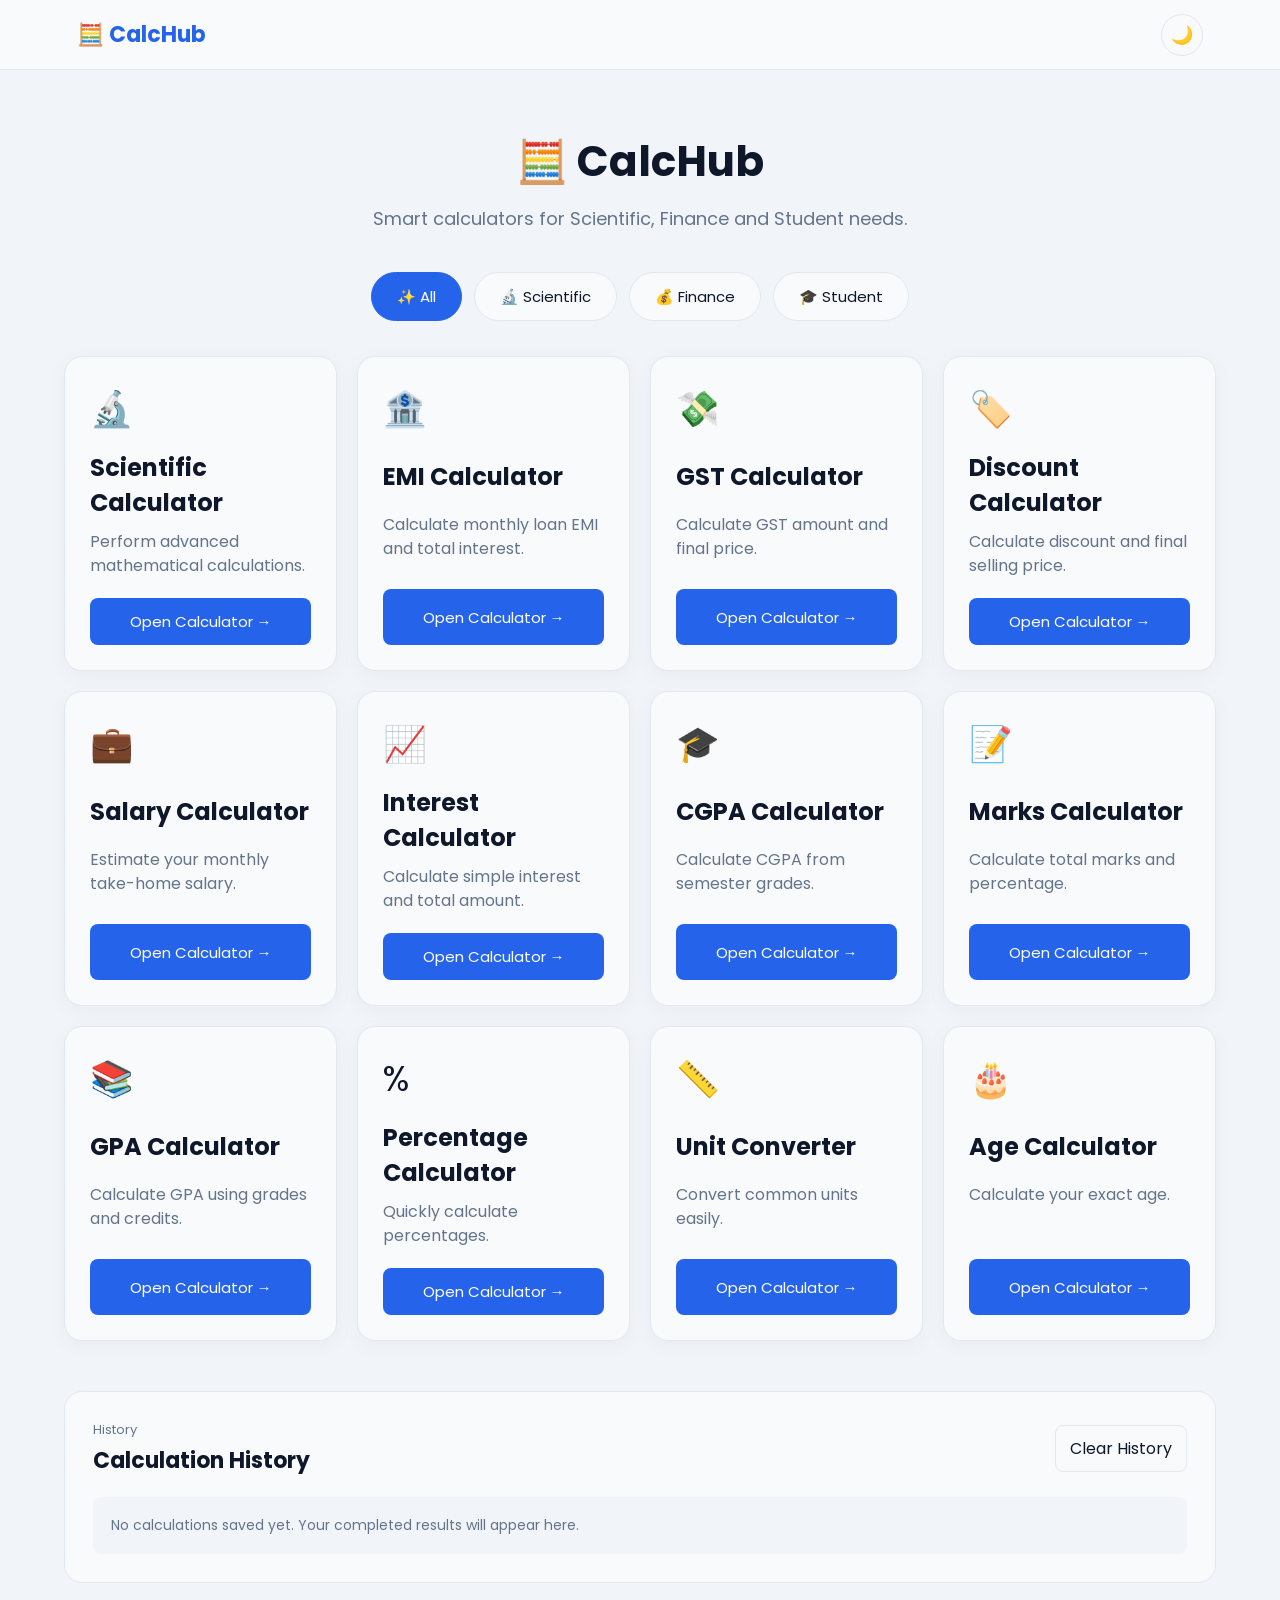
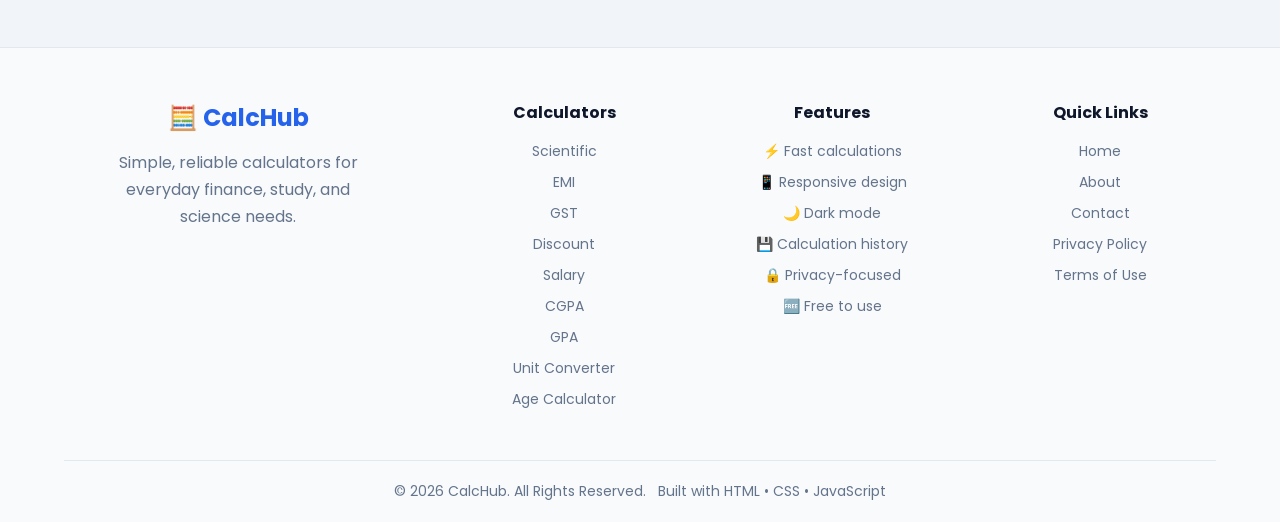
<file: index.html>
<!DOCTYPE html>
<html lang="en">
<head>
<meta charset="UTF-8">
<meta name="viewport" content="width=device-width, initial-scale=1.0">
<title>CalcHub</title>
    <link rel="preconnect" href="https://fonts.googleapis.com">
    <link rel="preconnect" href="https://fonts.gstatic.com" crossorigin>
    <link href="https://fonts.googleapis.com/css2?family=Poppins:wght@400;500;600;700&display=swap" rel="stylesheet">

    <link rel="stylesheet" href="styles/main.css">
    <link rel="stylesheet" href="styles/history.css">
</head>
<body id="top">

<header class="header">
    <div class="logo">🧮 <span>CalcHub</span></div>
    <button id="themeBtn" class="theme-btn">🌙</button>
</header>

<main class="container">

    <section class="hero">
        <h1>🧮 CalcHub</h1>
        <p>Smart calculators for Scientific, Finance and Student needs.</p>
    </section>

    <div class="categories">
        <button class="category-btn active" data-category="all">✨ All</button>
        <button class="category-btn" data-category="scientific">🔬 Scientific</button>
        <button class="category-btn" data-category="finance">💰 Finance</button>
        <button class="category-btn" data-category="student">🎓 Student</button>
    </div>

    <section class="calculator-grid js-calculator-grid"></section>

    <section id="calculatorArea" class="calculator-area hidden">
        <div class="calculator-header">
            <h2 id="calculatorTitle">Calculator</h2>
            <button onclick="closeCalculator()" class="close-btn">✕</button>
        </div>
        <div id="calculatorContent"></div>
    </section>

    <section class="history-section">
        <div class="history-header">
            <div>
                <p class="section-kicker">History</p>
                <h2>Calculation History</h2>
            </div>
            <button id="clearHistoryBtn" class="clear-history-btn">Clear History</button>
        </div>
        <div id="historyList" class="history-list"></div>
    </section>

</main>

<footer id="footer" class="site-footer">
    <div class="footer-content">
        <section class="footer-brand">
            <a class="footer-logo" href="#top" aria-label="CalcHub home">🧮 CalcHub</a>
            <p>Simple, reliable calculators for everyday finance, study, and science needs.</p>
        </section>

        <section class="footer-section">
            <h2>Calculators</h2>
            <ul>
                <li><a href="#calculatorArea" onclick="openCalculator('scientific')">Scientific</a></li>
                <li><a href="#calculatorArea" onclick="openCalculator('emi')">EMI</a></li>
                <li><a href="#calculatorArea" onclick="openCalculator('gst')">GST</a></li>
                <li><a href="#calculatorArea" onclick="openCalculator('discount')">Discount</a></li>
                <li><a href="#calculatorArea" onclick="openCalculator('salary')">Salary</a></li>
                <li><a href="#calculatorArea" onclick="openCalculator('cgpa')">CGPA</a></li>
                <li><a href="#calculatorArea" onclick="openCalculator('gpa')">GPA</a></li>
                <li><a href="#calculatorArea" onclick="openCalculator('unit')">Unit Converter</a></li>
                <li><a href="#calculatorArea" onclick="openCalculator('age')">Age Calculator</a></li>
            </ul>
        </section>

        <section class="footer-section">
            <h2>Features</h2>
            <ul class="feature-list">
                <li>⚡ Fast calculations</li>
                <li>📱 Responsive design</li>
                <li>🌙 Dark mode</li>
                <li>💾 Calculation history</li>
                <li>🔒 Privacy-focused</li>
                <li>🆓 Free to use</li>
            </ul>
        </section>

        <section class="footer-section">
            <h2>Quick Links</h2>
            <ul>
                <li><a href="#top">Home</a></li>
                <li><a href="about.html">About</a></li>
                <li><a href="contact.html">Contact</a></li>
                <li><a href="privacy-policy.html">Privacy Policy</a></li>
                <li><a href="terms.html">Terms of Use</a></li>
            </ul>
        </section>
    </div>

    <div class="footer-bottom">
        <p>© 2026 CalcHub. All Rights Reserved.</p>
        <p>Built with HTML • CSS • JavaScript</p>
    </div>
</footer>

<script src="scripts/app.js" type="module"></script>
</body>
</html>
</file>
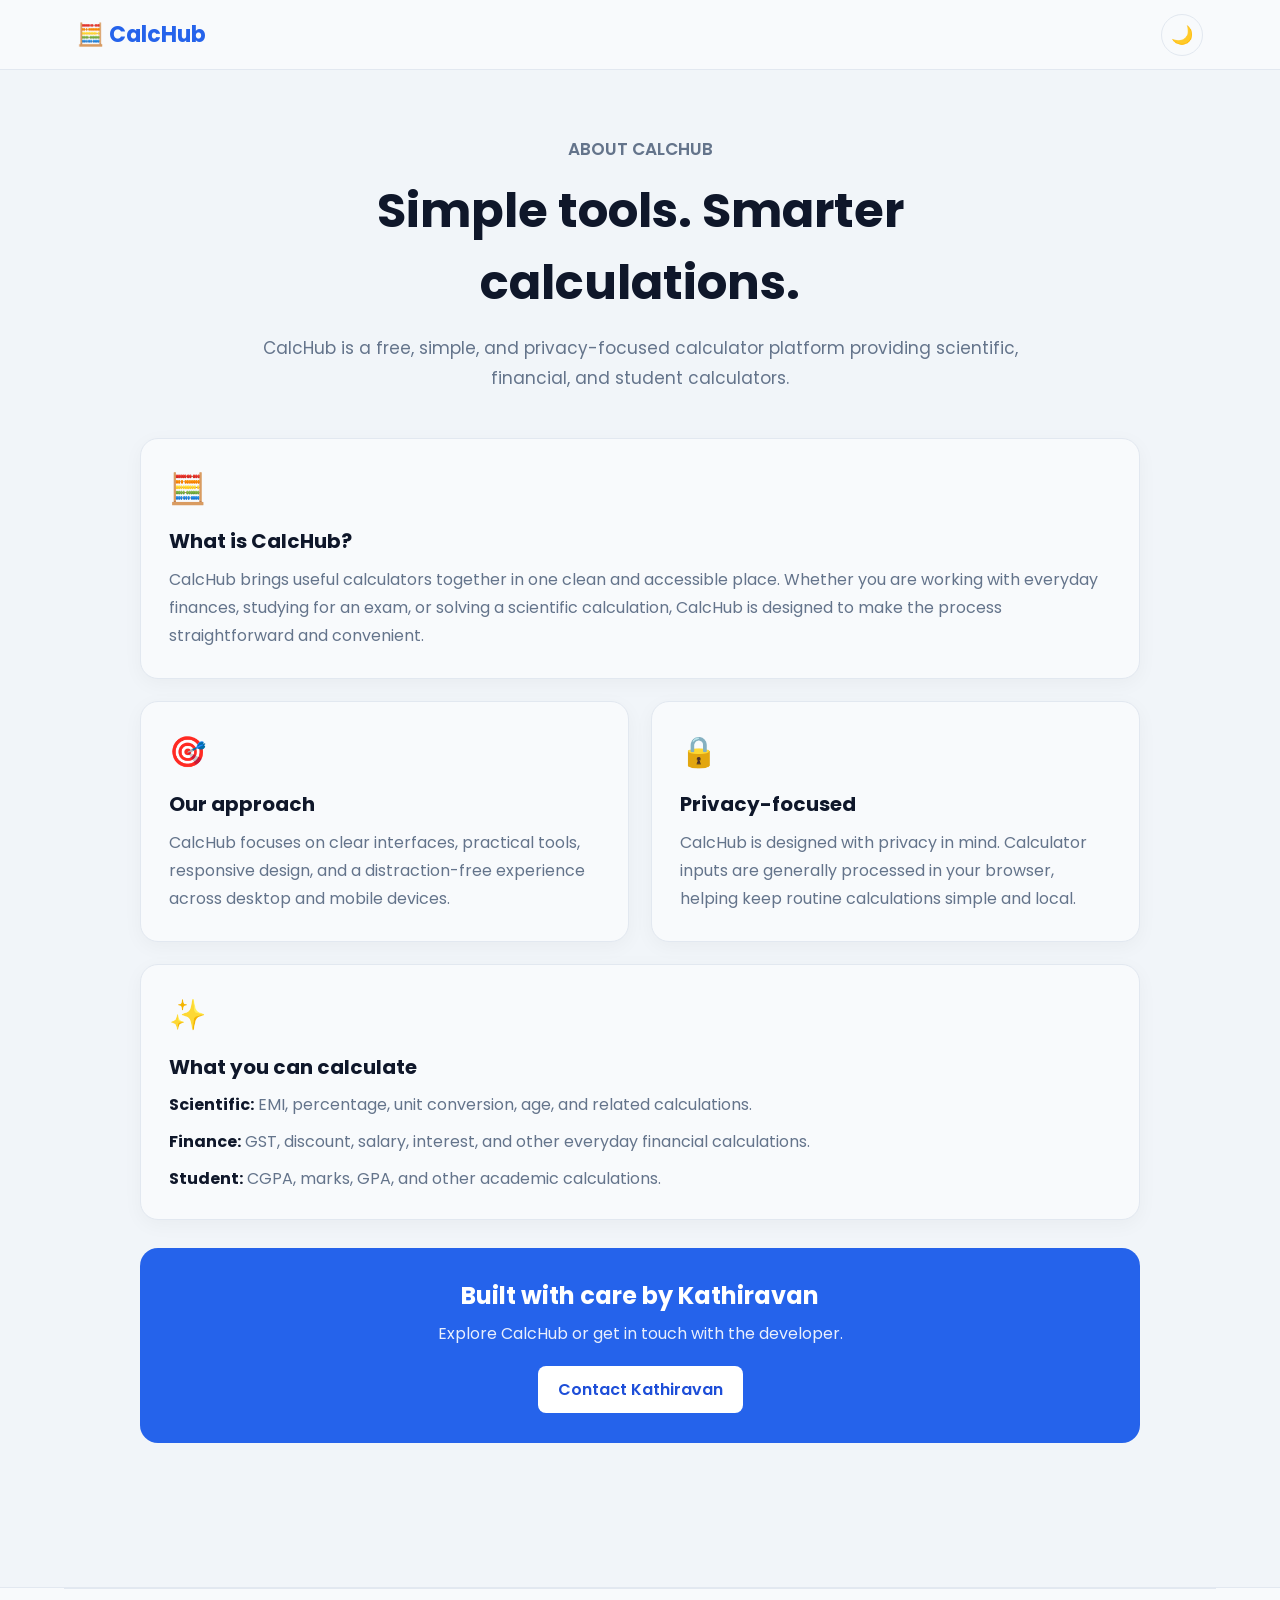
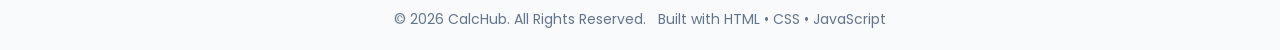
<file: about.html>
<!DOCTYPE html>
<html lang="en">

<head>
    <meta charset="UTF-8">
    <meta name="viewport" content="width=device-width, initial-scale=1.0">
    <meta name="description"
        content="Learn about CalcHub, a free calculator platform for scientific, finance, and student needs.">
    <title>About | CalcHub</title>
    <link rel="preconnect" href="https://fonts.googleapis.com">
    <link rel="preconnect" href="https://fonts.gstatic.com" crossorigin>
    <link href="https://fonts.googleapis.com/css2?family=Poppins:wght@400;500;600;700&display=swap" rel="stylesheet">
    <link rel="stylesheet" href="styles/main.css">
    <style>
        .page {
            width: min(90%, 1000px);
            margin: 0 auto;
            padding: 64px 0 80px;
        }

        .page-hero {
            text-align: center;
            max-width: 760px;
            margin: 0 auto 44px;
        }

        .eyebrow {
            color: var(--primary);
            font-weight: 600;
            margin-bottom: 10px;
        }

        .page-hero h1 {
            font-size: clamp(32px, 5vw, 48px);
            margin-bottom: 14px;
        }

        .page-hero p {
            color: var(--muted);
            line-height: 1.8;
            font-size: 17px;
        }

        .about-grid {
            display: grid;
            grid-template-columns: repeat(2, 1fr);
            gap: 22px;
        }

        .about-card {
            background: var(--card);
            border: 1px solid var(--border);
            border-radius: 18px;
            padding: 28px;
            box-shadow: 0 5px 20px rgba(0, 0, 0, .04);
        }

        .about-card.wide {
            grid-column: 1 / -1;
        }

        .about-card .icon {
            font-size: 30px;
            margin-bottom: 14px;
        }

        .about-card h2 {
            margin-bottom: 10px;
            font-size: 20px;
        }

        .about-card p {
            color: var(--muted);
            line-height: 1.75;
        }

        .feature-list-page {
            list-style: none;
            padding: 0;
            margin: 0;
            display: grid;
            gap: 12px;
        }

        .feature-list-page li {
            color: var(--muted);
        }

        .feature-list-page strong {
            color: var(--text);
        }

        .cta {
            margin-top: 28px;
            text-align: center;
            background: var(--primary);
            color: white;
            border-radius: 18px;
            padding: 30px;
        }

        .cta h2 {
            margin-bottom: 8px;
        }

        .cta p {
            margin-bottom: 20px;
            opacity: .9;
        }

        .cta a {
            display: inline-block;
            background: white;
            color: var(--primary-dark);
            text-decoration: none;
            padding: 11px 20px;
            border-radius: 8px;
            font-weight: 600;
        }

        @media (max-width: 650px) {
            .page {
                padding: 44px 0 60px;
            }

            .about-grid {
                grid-template-columns: 1fr;
            }

            .about-card.wide {
                grid-column: auto;
            }
        }
    </style>
</head>

<body>
    <header class="header">
        <a class="logo" href="index.html" aria-label="CalcHub home">🧮 <span>CalcHub</span></a>
        <button id="themeBtn" class="theme-btn" type="button" aria-label="Toggle dark mode">🌙</button>
    </header>

    <main class="page">
        <section class="page-hero">
            <p class="eyebrow">ABOUT CALCHUB</p>
            <h1>Simple tools. Smarter calculations.</h1>
            <p>CalcHub is a free, simple, and privacy-focused calculator platform providing scientific, financial, and
                student calculators.</p>
        </section>

        <section class="about-grid">
            <article class="about-card wide">
                <div class="icon">🧮</div>
                <h2>What is CalcHub?</h2>
                <p>CalcHub brings useful calculators together in one clean and accessible place. Whether you are working
                    with everyday finances, studying for an exam, or solving a scientific calculation, CalcHub is
                    designed to make the process straightforward and convenient.</p>
            </article>

            <article class="about-card">
                <div class="icon">🎯</div>
                <h2>Our approach</h2>
                <p>CalcHub focuses on clear interfaces, practical tools, responsive design, and a distraction-free
                    experience across desktop and mobile devices.</p>
            </article>

            <article class="about-card">
                <div class="icon">🔒</div>
                <h2>Privacy-focused</h2>
                <p>CalcHub is designed with privacy in mind. Calculator inputs are generally processed in your browser,
                    helping keep routine calculations simple and local.</p>
            </article>

            <article class="about-card wide">
                <div class="icon">✨</div>
                <h2>What you can calculate</h2>
                <ul class="feature-list-page">
                    <li><strong>Scientific:</strong> EMI, percentage, unit conversion, age, and related calculations.
                    </li>
                    <li><strong>Finance:</strong> GST, discount, salary, interest, and other everyday financial
                        calculations.</li>
                    <li><strong>Student:</strong> CGPA, marks, GPA, and other academic calculations.</li>
                </ul>
            </article>
        </section>

        <section class="cta">
            <h2>Built with care by Kathiravan</h2>
            <p>Explore CalcHub or get in touch with the developer.</p>
            <a href="contact.html">Contact Kathiravan</a>
        </section>
    </main>

    <footer class="site-footer">
        <div class="footer-bottom">
            <p>© 2026 CalcHub. All Rights Reserved.</p>
            <p>Built with HTML • CSS • JavaScript</p>
        </div>
    </footer>

    <script>
        const themeBtn = document.getElementById('themeBtn');
        const savedTheme = localStorage.getItem('calcHubTheme');
        if (savedTheme === 'dark') document.body.classList.add('dark');
        themeBtn.textContent = document.body.classList.contains('dark') ? '☀️' : '🌙';
        themeBtn.addEventListener('click', () => {
            document.body.classList.toggle('dark');
            const isDark = document.body.classList.contains('dark');
            themeBtn.textContent = isDark ? '☀️' : '🌙';
            localStorage.setItem('calcHubTheme', isDark ? 'dark' : 'light');
        });
    </script>
</body>

</html>
</file>
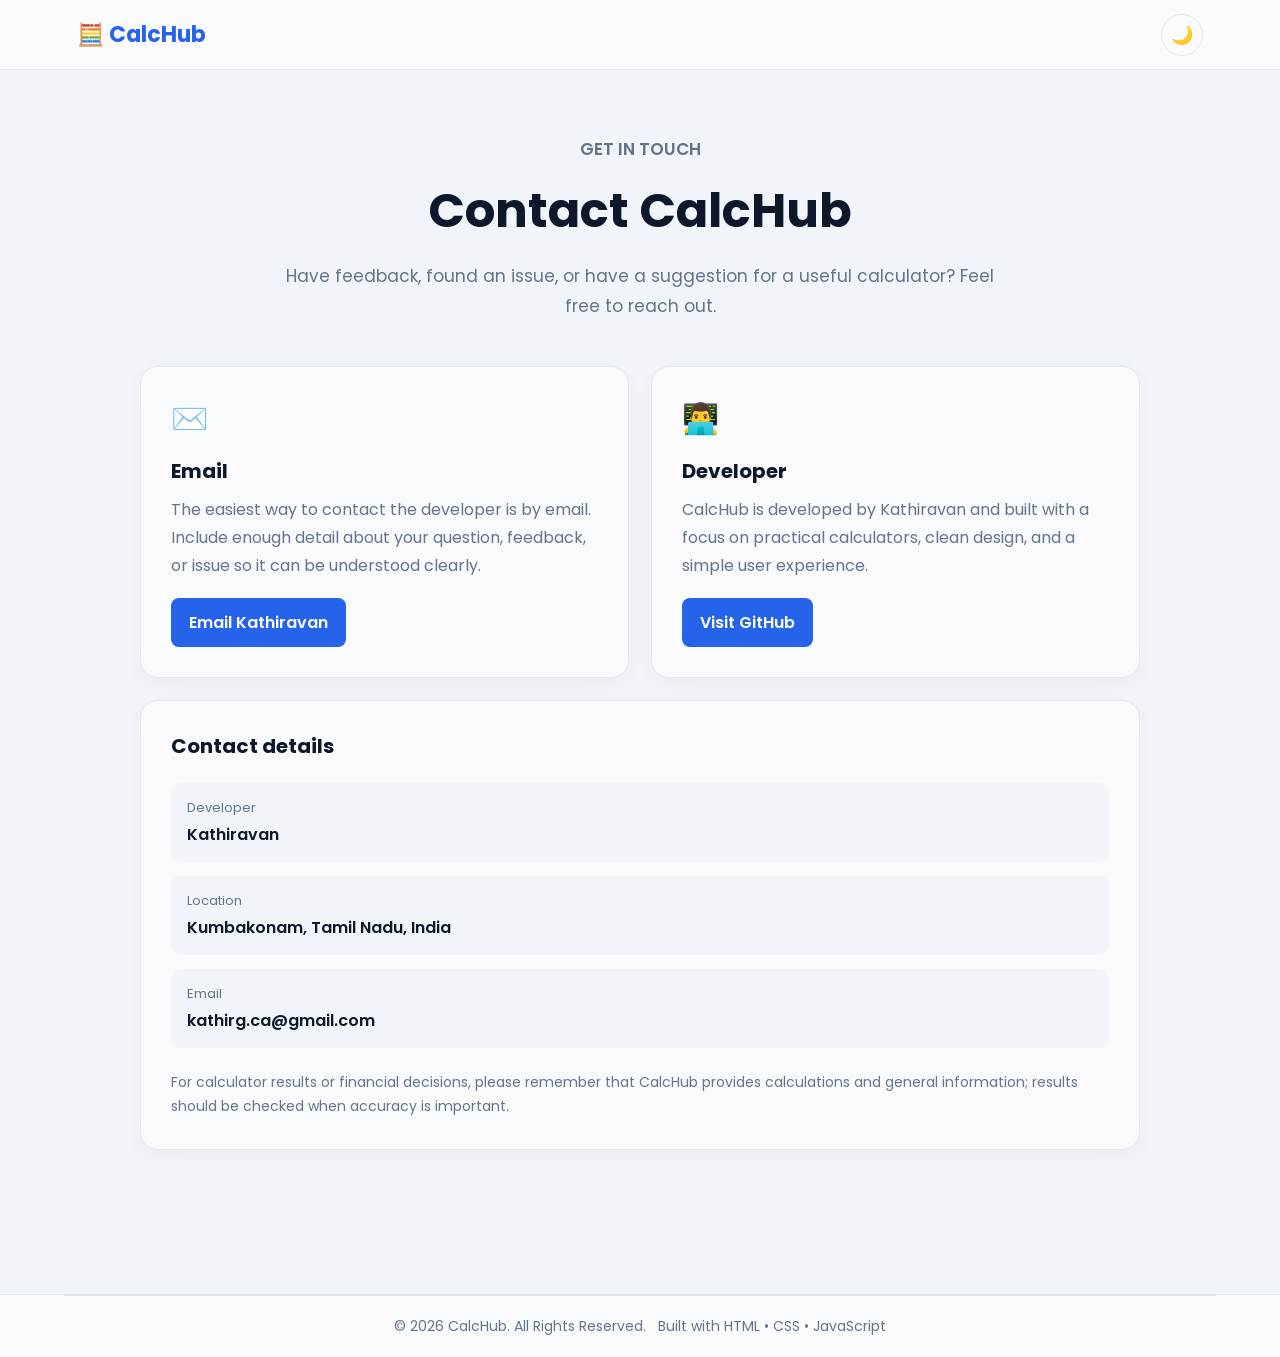
<file: contact.html>
<!DOCTYPE html>
<html lang="en">

<head>
    <meta charset="UTF-8">
    <meta name="viewport" content="width=device-width, initial-scale=1.0">
    <meta name="description" content="Contact Kathiravan, the developer of CalcHub.">
    <title>Contact | CalcHub</title>
    <link rel="preconnect" href="https://fonts.googleapis.com">
    <link rel="preconnect" href="https://fonts.gstatic.com" crossorigin>
    <link href="https://fonts.googleapis.com/css2?family=Poppins:wght@400;500;600;700&display=swap" rel="stylesheet">
    <link rel="stylesheet" href="styles/main.css">
    <style>
        .page {
            width: min(90%, 1000px);
            margin: 0 auto;
            padding: 64px 0 80px;
        }

        .page-hero {
            text-align: center;
            max-width: 720px;
            margin: 0 auto 44px;
        }

        .eyebrow {
            color: var(--primary);
            font-weight: 600;
            margin-bottom: 10px;
        }

        .page-hero h1 {
            font-size: clamp(32px, 5vw, 48px);
            margin-bottom: 14px;
        }

        .page-hero p {
            color: var(--muted);
            line-height: 1.8;
            font-size: 17px;
        }

        .contact-grid {
            display: grid;
            grid-template-columns: 1fr 1fr;
            gap: 22px;
        }

        .contact-card {
            background: var(--card);
            border: 1px solid var(--border);
            border-radius: 18px;
            padding: 30px;
            box-shadow: 0 5px 20px rgba(0, 0, 0, .04);
        }

        .contact-card .icon {
            font-size: 30px;
            margin-bottom: 14px;
        }

        .contact-card h2 {
            margin-bottom: 10px;
            font-size: 20px;
        }

        .contact-card p {
            color: var(--muted);
            line-height: 1.75;
        }

        .contact-link {
            display: inline-block;
            margin-top: 18px;
            padding: 12px 18px;
            border-radius: 8px;
            background: var(--primary);
            color: white;
            text-decoration: none;
            font-weight: 600;
        }

        .contact-link:hover {
            background: var(--primary-dark);
        }

        .details {
            margin-top: 22px;
            display: grid;
            gap: 14px;
        }

        .detail {
            padding: 15px 16px;
            background: var(--background);
            border-radius: 10px;
        }

        .detail-label {
            display: block;
            color: var(--muted);
            font-size: 13px;
            margin-bottom: 4px;
        }

        .detail-value {
            color: var(--text);
            font-weight: 600;
        }

        .note {
            margin-top: 22px;
            color: var(--muted);
            font-size: 14px;
            line-height: 1.7;
        }

        @media (max-width: 650px) {
            .page {
                padding: 44px 0 60px;
            }

            .contact-grid {
                grid-template-columns: 1fr;
            }
        }
    </style>
</head>

<body>
    <header class="header">
        <a class="logo" href="index.html" aria-label="CalcHub home">🧮 <span>CalcHub</span></a>
        <button id="themeBtn" class="theme-btn" type="button" aria-label="Toggle dark mode">🌙</button>
    </header>

    <main class="page">
        <section class="page-hero">
            <p class="eyebrow">GET IN TOUCH</p>
            <h1>Contact CalcHub</h1>
            <p>Have feedback, found an issue, or have a suggestion for a useful calculator? Feel free to reach out.</p>
        </section>

        <section class="contact-grid">
            <article class="contact-card">
                <div class="icon">✉️</div>
                <h2>Email</h2>
                <p>The easiest way to contact the developer is by email. Include enough detail about your question,
                    feedback, or issue so it can be understood clearly.</p>
                <a class="contact-link" href="mailto:kathirg.ca@gmail.com">Email Kathiravan</a>
            </article>

            <article class="contact-card">
                <div class="icon">👨‍💻</div>
                <h2>Developer</h2>
                <p>CalcHub is developed by Kathiravan and built with a focus on practical calculators, clean design, and
                    a simple user experience.</p>
                <a class="contact-link" href="https://github.com/Kathir-bca" target="_blank"
                    rel="noopener noreferrer">Visit GitHub</a>
            </article>
        </section>

        <section class="contact-card" style="margin-top:22px;">
            <h2>Contact details</h2>
            <div class="details">
                <div class="detail"><span class="detail-label">Developer</span><span
                        class="detail-value">Kathiravan</span></div>
                <div class="detail"><span class="detail-label">Location</span><span class="detail-value">Kumbakonam,
                        Tamil Nadu, India</span></div>
                <div class="detail"><span class="detail-label">Email</span><span
                        class="detail-value">kathirg.ca@gmail.com</span></div>
            </div>
            <p class="note">For calculator results or financial decisions, please remember that CalcHub provides
                calculations and general information; results should be checked when accuracy is important.</p>
        </section>
    </main>

    <footer class="site-footer">
        <div class="footer-bottom">
            <p>© 2026 CalcHub. All Rights Reserved.</p>
            <p>Built with HTML • CSS • JavaScript</p>
        </div>
    </footer>

    <script>
        const themeBtn = document.getElementById('themeBtn');
        const savedTheme = localStorage.getItem('calcHubTheme');
        if (savedTheme === 'dark') document.body.classList.add('dark');
        themeBtn.textContent = document.body.classList.contains('dark') ? '☀️' : '🌙';
        themeBtn.addEventListener('click', () => {
            document.body.classList.toggle('dark');
            const isDark = document.body.classList.contains('dark');
            themeBtn.textContent = isDark ? '☀️' : '🌙';
            localStorage.setItem('calcHubTheme', isDark ? 'dark' : 'light');
        });
    </script>
</body>

</html>
</file>
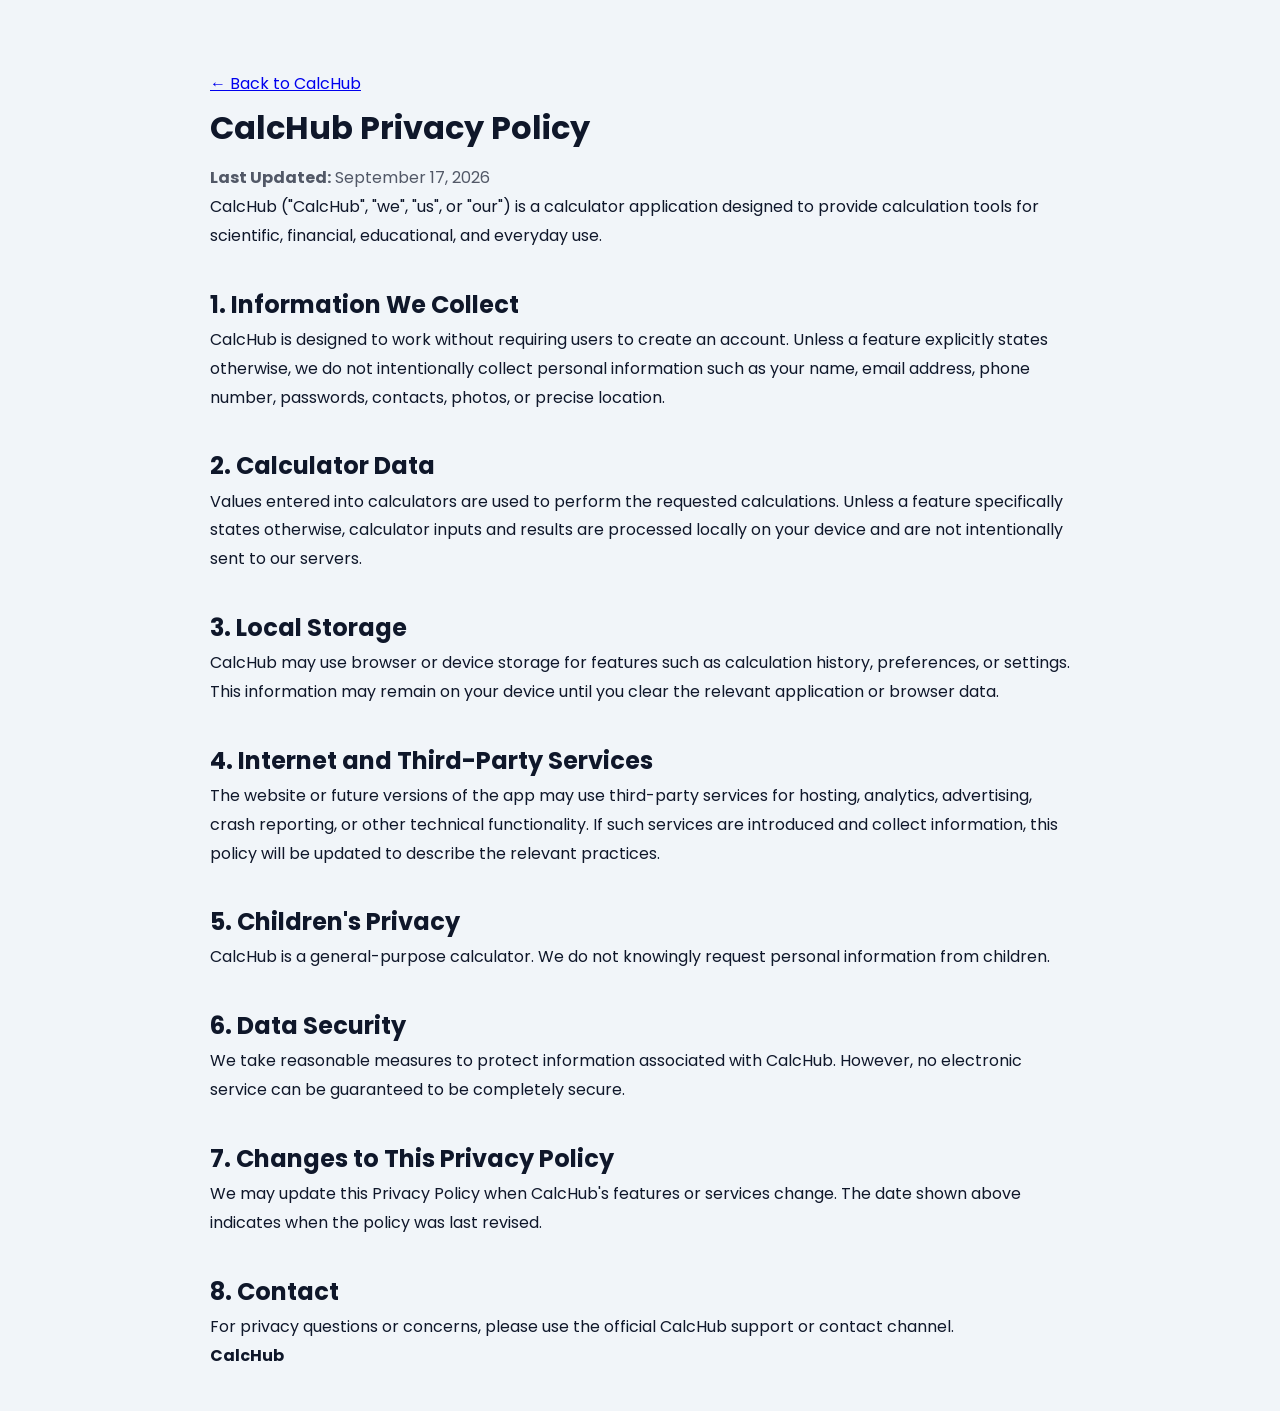
<file: privacy-policy.html>
<!DOCTYPE html>
<html lang="en">
<head>
<meta charset="UTF-8">
<meta name="viewport" content="width=device-width, initial-scale=1.0">
<title>Privacy Policy | CalcHub</title>
<link rel="preconnect" href="https://fonts.googleapis.com">
<link rel="preconnect" href="https://fonts.gstatic.com" crossorigin>
<link href="https://fonts.googleapis.com/css2?family=Poppins:wght@400;500;600;700&display=swap" rel="stylesheet">
<link rel="stylesheet" href="styles/main.css">
<style>
.policy-page{max-width:900px;margin:40px auto;padding:0 20px;line-height:1.8}.policy-page h1{margin-bottom:8px}.policy-page h2{margin-top:32px}.policy-page .updated{opacity:.7}.back-link{display:inline-block;margin-top:30px}
</style>
</head>
<body>
<main class="policy-page">
<a class="back-link" href="index.html">← Back to CalcHub</a>
<h1>CalcHub Privacy Policy</h1>
<p class="updated"><strong>Last Updated:</strong> September 17, 2026</p>
<p>CalcHub ("CalcHub", "we", "us", or "our") is a calculator application designed to provide calculation tools for scientific, financial, educational, and everyday use.</p>
<h2>1. Information We Collect</h2>
<p>CalcHub is designed to work without requiring users to create an account. Unless a feature explicitly states otherwise, we do not intentionally collect personal information such as your name, email address, phone number, passwords, contacts, photos, or precise location.</p>
<h2>2. Calculator Data</h2>
<p>Values entered into calculators are used to perform the requested calculations. Unless a feature specifically states otherwise, calculator inputs and results are processed locally on your device and are not intentionally sent to our servers.</p>
<h2>3. Local Storage</h2>
<p>CalcHub may use browser or device storage for features such as calculation history, preferences, or settings. This information may remain on your device until you clear the relevant application or browser data.</p>
<h2>4. Internet and Third-Party Services</h2>
<p>The website or future versions of the app may use third-party services for hosting, analytics, advertising, crash reporting, or other technical functionality. If such services are introduced and collect information, this policy will be updated to describe the relevant practices.</p>
<h2>5. Children's Privacy</h2>
<p>CalcHub is a general-purpose calculator. We do not knowingly request personal information from children.</p>
<h2>6. Data Security</h2>
<p>We take reasonable measures to protect information associated with CalcHub. However, no electronic service can be guaranteed to be completely secure.</p>
<h2>7. Changes to This Privacy Policy</h2>
<p>We may update this Privacy Policy when CalcHub's features or services change. The date shown above indicates when the policy was last revised.</p>
<h2>8. Contact</h2>
<p>For privacy questions or concerns, please use the official CalcHub support or contact channel.</p>
<p><strong>CalcHub</strong></p>
</main>
</body>
</html>
</file>
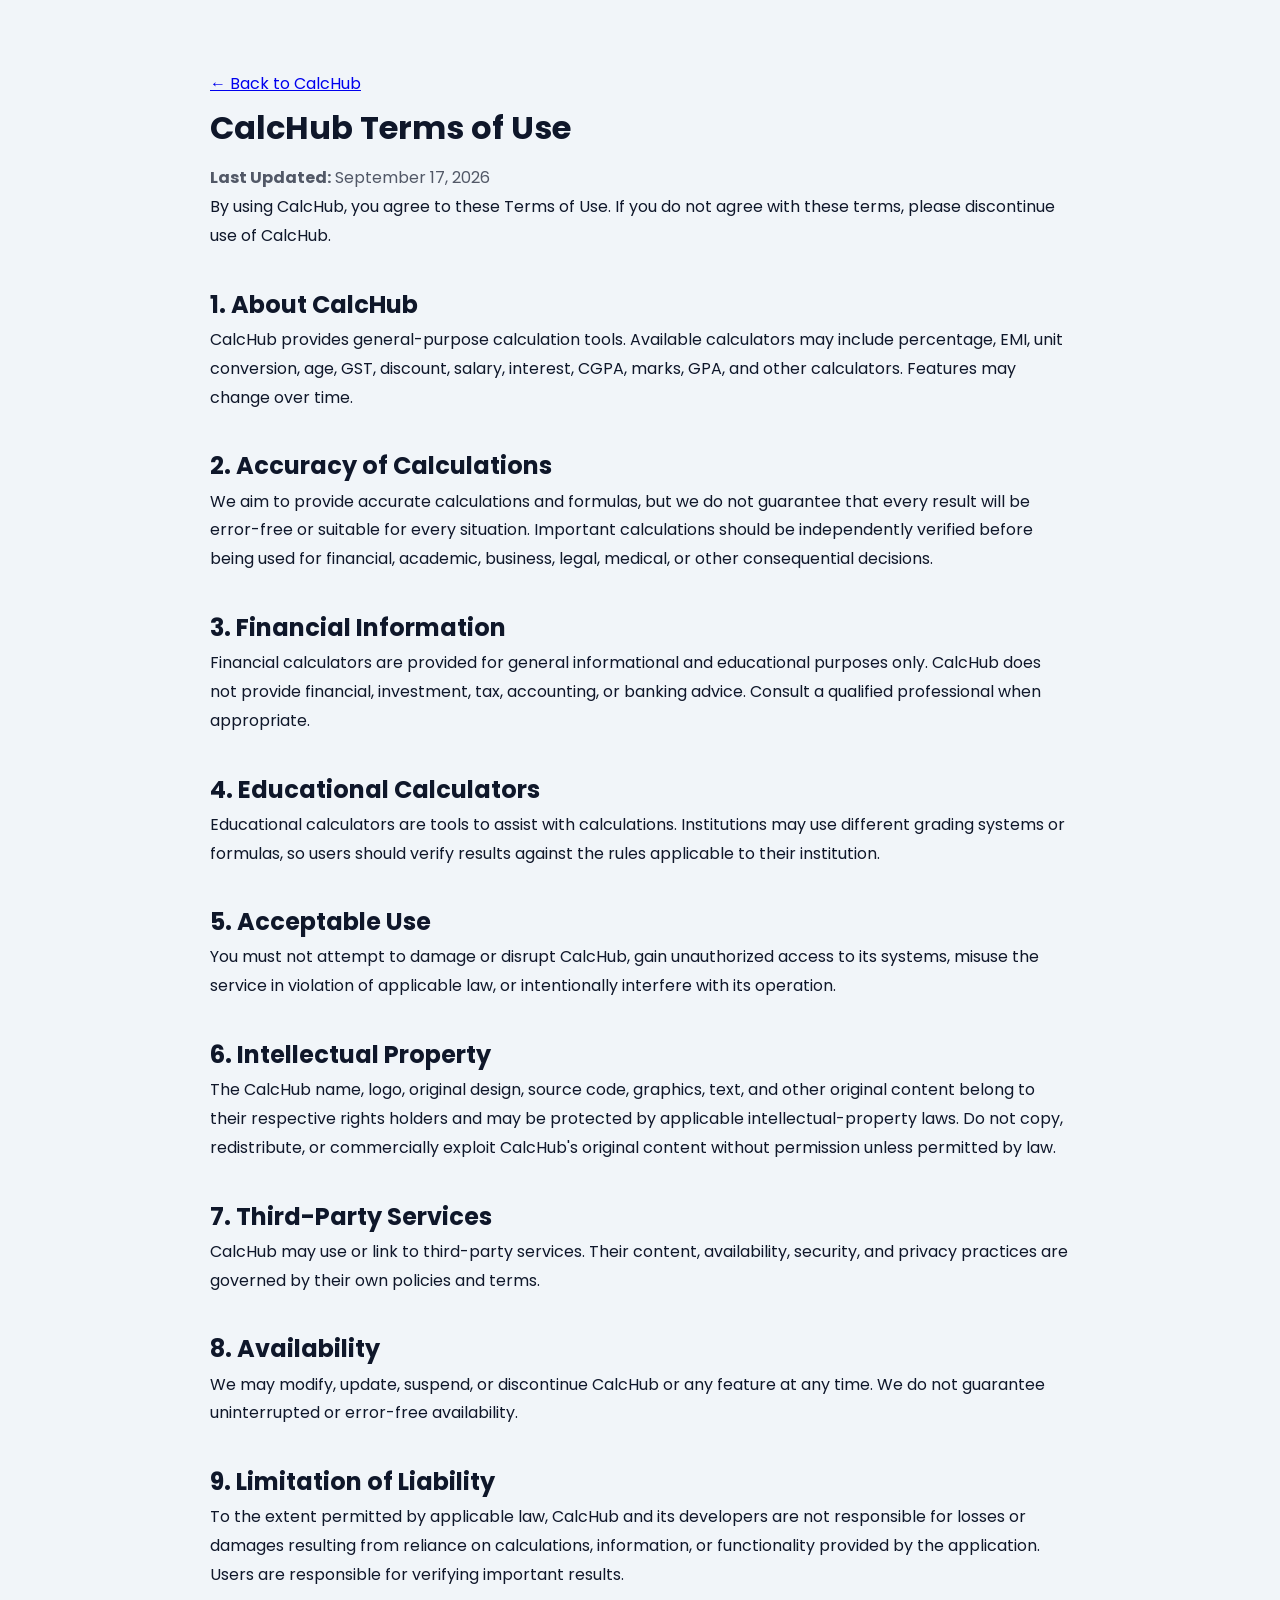
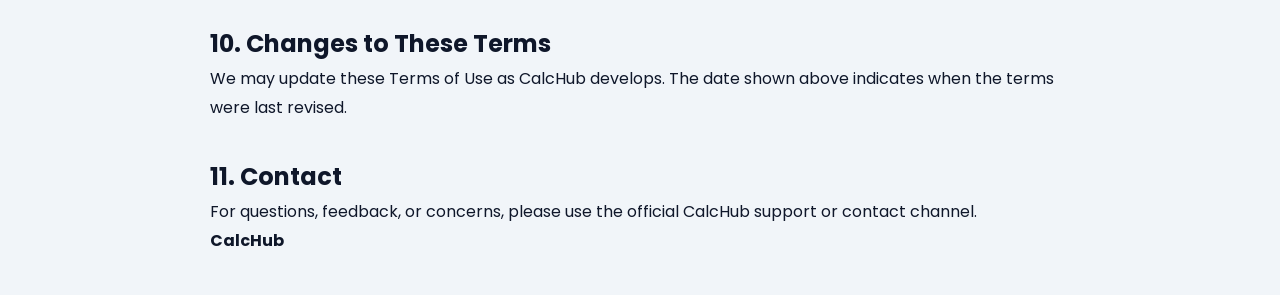
<file: terms.html>
<!DOCTYPE html>
<html lang="en">
<head>
<meta charset="UTF-8">
<meta name="viewport" content="width=device-width, initial-scale=1.0">
<title>Terms of Use | CalcHub</title>
<link rel="preconnect" href="https://fonts.googleapis.com">
<link rel="preconnect" href="https://fonts.gstatic.com" crossorigin>
<link href="https://fonts.googleapis.com/css2?family=Poppins:wght@400;500;600;700&display=swap" rel="stylesheet">
<link rel="stylesheet" href="styles/main.css">
<style>
.policy-page{max-width:900px;margin:40px auto;padding:0 20px;line-height:1.8}.policy-page h1{margin-bottom:8px}.policy-page h2{margin-top:32px}.policy-page .updated{opacity:.7}.back-link{display:inline-block;margin-top:30px}
</style>
</head>
<body>
<main class="policy-page">
<a class="back-link" href="index.html">← Back to CalcHub</a>
<h1>CalcHub Terms of Use</h1>
<p class="updated"><strong>Last Updated:</strong> September 17, 2026</p>
<p>By using CalcHub, you agree to these Terms of Use. If you do not agree with these terms, please discontinue use of CalcHub.</p>
<h2>1. About CalcHub</h2>
<p>CalcHub provides general-purpose calculation tools. Available calculators may include percentage, EMI, unit conversion, age, GST, discount, salary, interest, CGPA, marks, GPA, and other calculators. Features may change over time.</p>
<h2>2. Accuracy of Calculations</h2>
<p>We aim to provide accurate calculations and formulas, but we do not guarantee that every result will be error-free or suitable for every situation. Important calculations should be independently verified before being used for financial, academic, business, legal, medical, or other consequential decisions.</p>
<h2>3. Financial Information</h2>
<p>Financial calculators are provided for general informational and educational purposes only. CalcHub does not provide financial, investment, tax, accounting, or banking advice. Consult a qualified professional when appropriate.</p>
<h2>4. Educational Calculators</h2>
<p>Educational calculators are tools to assist with calculations. Institutions may use different grading systems or formulas, so users should verify results against the rules applicable to their institution.</p>
<h2>5. Acceptable Use</h2>
<p>You must not attempt to damage or disrupt CalcHub, gain unauthorized access to its systems, misuse the service in violation of applicable law, or intentionally interfere with its operation.</p>
<h2>6. Intellectual Property</h2>
<p>The CalcHub name, logo, original design, source code, graphics, text, and other original content belong to their respective rights holders and may be protected by applicable intellectual-property laws. Do not copy, redistribute, or commercially exploit CalcHub's original content without permission unless permitted by law.</p>
<h2>7. Third-Party Services</h2>
<p>CalcHub may use or link to third-party services. Their content, availability, security, and privacy practices are governed by their own policies and terms.</p>
<h2>8. Availability</h2>
<p>We may modify, update, suspend, or discontinue CalcHub or any feature at any time. We do not guarantee uninterrupted or error-free availability.</p>
<h2>9. Limitation of Liability</h2>
<p>To the extent permitted by applicable law, CalcHub and its developers are not responsible for losses or damages resulting from reliance on calculations, information, or functionality provided by the application. Users are responsible for verifying important results.</p>
<h2>10. Changes to These Terms</h2>
<p>We may update these Terms of Use as CalcHub develops. The date shown above indicates when the terms were last revised.</p>
<h2>11. Contact</h2>
<p>For questions, feedback, or concerns, please use the official CalcHub support or contact channel.</p>
<p><strong>CalcHub</strong></p>
</main>
</body>
</html>
</file>
<file: styles/main.css>
* {
    margin: 0;
    padding: 0;
    box-sizing: border-box;
    font-family: 'Poppins', sans-serif;
}

:root {
    --primary: #2563eb;
    --primary-dark: #1d4ed8;
    --background: #f1f5f9;
    --card: #f8fafc;
    --text: #0f172a;
    --muted: #64748b;
    --border: #e2e8f0;
}

body.dark {
    --background: #0f172a;
    --card: #1e293b;
    --text: #f8fafc;
    --muted: #94a3b8;
    --border: #334155;
}

body {
    font-family: 'Poppins', sans-serif;
    background: var(--background);
    color: var(--text);
    min-height: 100vh;
    transition: 0.3s;
}

.header {
    height: 70px;
    background: var(--card);
    border-bottom: 1px solid var(--border);
    display: flex;
    align-items: center;
    justify-content: space-between;
    padding: 0 6%;
}

.logo {
    font-size: 22px;
    font-weight: bold;
    color: var(--primary);
    text-decoration: none;
}

.theme-btn {
    width: 42px;
    height: 42px;
    border: 1px solid var(--border);
    border-radius: 50%;
    background: var(--card);
    cursor: pointer;
    font-size: 18px;
}

.container {
    width: 90%;
    max-width: 1200px;
    margin: auto;
}

.hero {
    text-align: center;
    padding: 60px 20px 40px;
}

.hero h1 {
    font-size: 42px;
    margin-bottom: 12px;
}

.hero p {
    color: var(--muted);
    font-size: 18px;
}

.categories {
    display: flex;
    justify-content: center;
    gap: 12px;
    margin-bottom: 35px;
    flex-wrap: wrap;
}

.category-btn {
    padding: 12px 25px;
    border: 1px solid var(--border);
    background: var(--card);
    color: var(--text);
    border-radius: 30px;
    cursor: pointer;
    font-size: 15px;
}

.category-btn.active {
    background: var(--primary);
    color: white;
    border-color: var(--primary);
}

.calculator-grid {
    display: grid;
    grid-template-columns: repeat(auto-fit, minmax(260px, 1fr));
    gap: 20px;
    padding-bottom: 50px;
}

.calculator-card {
    display: grid;
    background: var(--card);
    border: 1px solid var(--border);
    border-radius: 18px;
    padding: 25px;
    transition: 0.25s;
    box-shadow: 0 5px 20px rgba(0, 0, 0, 0.04);
}

.calculator-card:hover {
    transform: translateY(-5px);
}

.card-icon {
    font-size: 35px;
    margin-bottom: 15px;
}

.calculator-card h2 {
    margin-bottom: 10px;
}

.calculator-card p {
    color: var(--muted);
    line-height: 1.5;
    min-height: 48px;
    margin-bottom: 20px;
}

.calculator-card button,
.calculate-btn {
    width: 100%;
    padding: 12px;
    border: none;
    border-radius: 8px;
    background: var(--primary);
    color: white;
    cursor: pointer;
    font-size: 15px;
}

.calculator-card button:hover,
.calculate-btn:hover {
    background: var(--primary-dark);
}

.calculator-area {
    background: var(--card);
    border: 1px solid var(--border);
    border-radius: 18px;
    padding: 30px;
    margin: 20px 0 50px;
}

.calculator-header {
    display: flex;
    align-items: center;
    justify-content: space-between;
    margin-bottom: 25px;
}

.close-btn {
    border: none;
    background: #ef4444;
    color: white;
    width: 38px;
    height: 38px;
    border-radius: 8px;
    cursor: pointer;
}

.hidden {
    display: none;
}

.form-group {
    margin-bottom: 18px;
}

.form-group label {
    display: block;
    margin-bottom: 7px;
    font-weight: bold;
}

.form-group input,
.form-group select {
    width: 100%;
    padding: 12px;
    border: 1px solid var(--border);
    background: var(--background);
    color: var(--text);
    border-radius: 8px;
    outline: none;
}

.form-group input:focus,
.form-group select:focus {
    border-color: var(--primary);
}

.result {
    margin-top: 20px;
    padding: 20px;
    background: var(--background);
    border-radius: 10px;
    border-left: 4px solid var(--primary);
}

.result h3 {
    color: var(--primary);
    margin-bottom: 10px;
}

.calc-buttons {
    display: grid;
    grid-template-columns: repeat(4, 1fr);
    gap: 8px;
    margin-top: 15px;
}

.calc-display {
    width: 100%;
    padding: 18px;
    font-size: 24px;
    text-align: right;
    border: 1px solid var(--border);
    border-radius: 10px;
    background: var(--background);
    color: var(--text);
    margin-bottom: 10px;
}

.calc-buttons button {
    padding: 16px;
    border: none;
    border-radius: 8px;
    cursor: pointer;
    background: var(--background);
    color: var(--text);
    font-size: 18px;
}

.calc-buttons button:hover {
    background: var(--primary);
    color: white;
}

.site-footer {
    margin-top: 64px;
    background: var(--card);
    border-top: 1px solid var(--border);
    color: var(--muted);
}

.footer-content {
    width: min(90%, 1200px);
    margin: 0 auto;
    padding: 52px 0 40px;
    display: grid;
    grid-template-columns: 1.5fr repeat(3, 1fr);
    gap: 36px;
    text-align: center;
    justify-items: center;
}

.footer-brand p {
    max-width: 280px;
    margin: 14px auto 0;
    line-height: 1.7;
}

.footer-logo {
    color: var(--primary);
    font-size: 24px;
    font-weight: 700;
    text-decoration: none;
}

.footer-section h2 {
    margin: 0 0 16px;
    color: var(--text);
    font-size: 16px;
}

.footer-section ul {
    margin: 0;
    padding: 0;
    list-style: none;
}

.footer-section li {
    margin: 0 0 10px;
    font-size: 14px;
}

.footer-section a {
    color: var(--muted);
    text-decoration: none;
    transition: color 0.2s ease;
}

.footer-section a:hover,
.footer-section a:focus-visible {
    color: var(--primary);
}

.feature-list li {
    cursor: default;
}

.footer-bottom {
    width: min(90%, 1200px);
    margin: 0 auto;
    padding: 20px 0;
    border-top: 1px solid var(--border);
    display: flex;
    justify-content: center;
    text-align: center;
    gap: 12px;
    font-size: 14px;
}

.footer-bottom p {
    margin: 0;
}

@media (max-width: 850px) {
    .footer-content {
        grid-template-columns: repeat(2, 1fr);
    }
}

@media (max-width: 600px) {
    .footer-content {
        padding: 40px 0 28px;
        grid-template-columns: 1fr;
        gap: 28px;
    }

    .footer-bottom {
        flex-direction: column;
    }
}

@media (max-width: 600px) {
    .hero h1 { font-size: 30px; }
    .hero { padding-top: 40px; }
    .header { padding: 0 4%; }
    .logo span { font-size: 18px; }
    .calculator-area { padding: 20px; }
}
</file>
<file: styles/history.css>
.history-section {
    margin: 0 0 56px;
    padding: 28px;
    background: var(--card);
    border: 1px solid var(--border);
    border-radius: 18px;
}

.history-header {
    display: flex;
    align-items: center;
    justify-content: space-between;
    gap: 20px;
    margin-bottom: 20px;
}

.history-header h2 {
    margin: 0;
    font-size: 22px;
}

.section-kicker {
    margin: 0 0 4px;
    color: var(--muted);
    font-size: 13px;
}

.clear-history-btn {
    padding: 10px 14px;
    border: 1px solid var(--border);
    border-radius: 8px;
    background: transparent;
    color: var(--text);
    cursor: pointer;
    font: inherit;
}

.clear-history-btn:hover {
    border-color: #ef4444;
    color: #dc2626;
}

.history-list {
    display: grid;
    gap: 12px;
}

.history-item {
    padding: 16px;
    border-left: 4px solid var(--primary);
    border-radius: 8px;
    background: var(--background);
}

.history-item strong {
    color: var(--text);
}

.history-item p,
.history-item time,
.history-empty {
    display: block;
    margin: 6px 0 0;
    color: var(--muted);
    font-size: 14px;
}

.history-empty {
    padding: 18px;
    margin: 0;
    border-radius: 8px;
    background: var(--background);
}

@media (max-width: 600px) {
    .history-section {
        padding: 20px;
    }

    .history-header {
        align-items: flex-start;
        flex-direction: column;
    }
}
</file>
